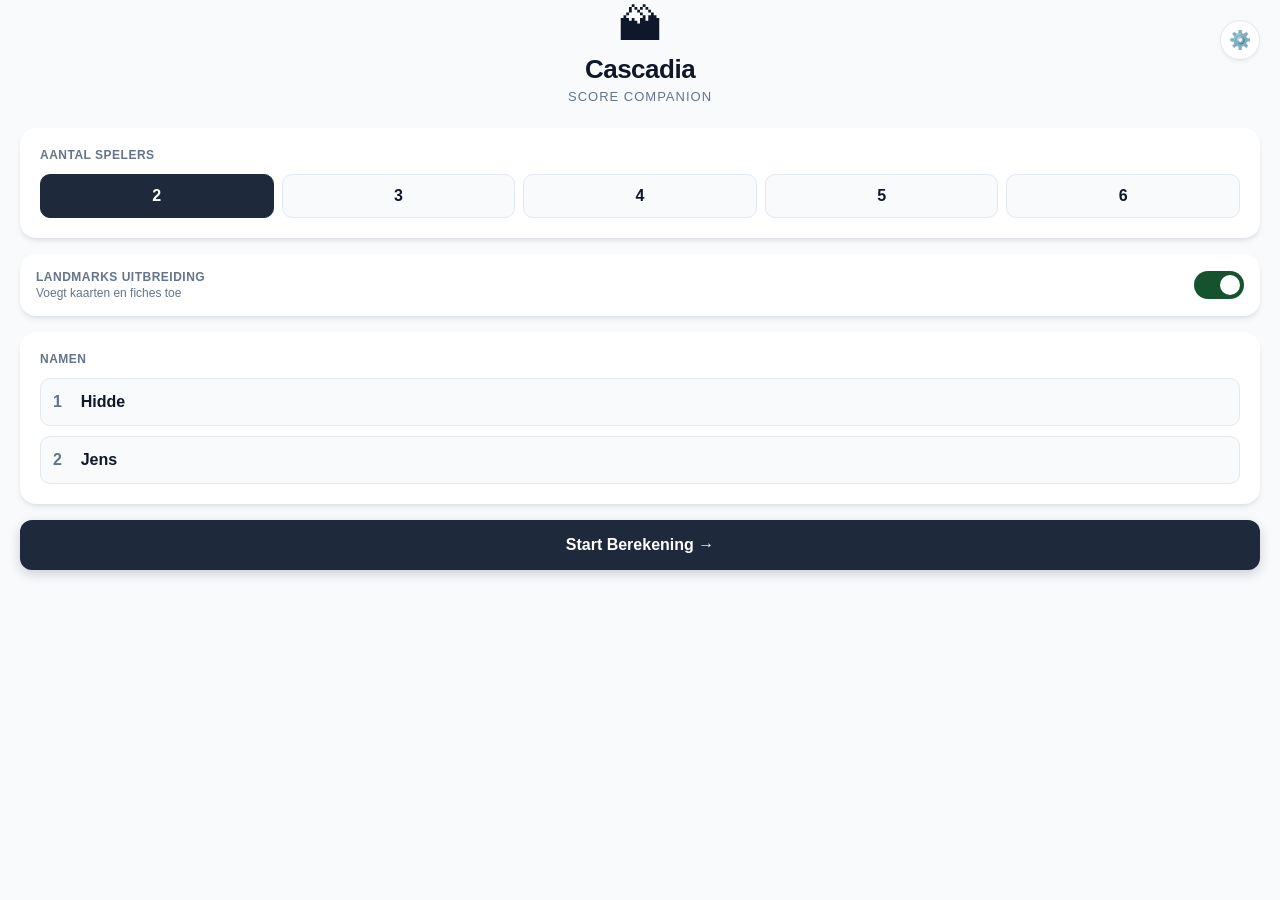
<file: index.html>
<!DOCTYPE html>
<html lang="nl">
<head>
    <meta charset="UTF-8">
    <meta name="viewport" content="width=device-width, initial-scale=1.0, maximum-scale=1.0, user-scalable=no, viewport-fit=cover">
    <title>Cascadia Score Companion</title>
    <meta name="theme-color" content="#f8fafc">
    <meta name="color-scheme" content="light dark">
    <meta name="apple-mobile-web-app-capable" content="yes">
    <meta name="apple-mobile-web-app-status-bar-style" content="default">
    <meta name="apple-mobile-web-app-title" content="Cascadia">
    
    <link rel="apple-touch-icon" href="icons/apple-touch-icon.png">
    <link rel="icon" href="icons/icon-192.png">
    
    <link rel="manifest" href="manifest.json">
    
    <link rel="stylesheet" href="styles.css">
</head>
<body>

    <div id="app"></div>

    <script src="app.js"></script>

    <script>
      if ('serviceWorker' in navigator) {
        window.addEventListener('load', () => {
          navigator.serviceWorker.register('./sw.js')
            .catch((err) => console.log('Service Worker registratie mislukt:', err));
        });
      }
    </script>
</body>
</html>
</file>
<file: styles.css>
:root {
  color-scheme: light;
  --bg-main: #f8fafc;
  --card-bg: #ffffff;
  --surface-elevated: #ffffff;
  --surface-muted: #f8fafc;
  --surface-strong: #e2e8f0;
  --text-main: #0f172a;
  --text-muted: #64748b;
  --border-color: #e2e8f0;
  --primary: #1e293b;
  --primary-hover: #0f172a;
  --category-color: #1e293b;
  --shadow: rgba(15, 23, 42, 0.08);
  --overlay-bg: rgba(15, 23, 42, 0.6);
  --banner-bg: #f0f9ff;
  --banner-border: #bae6fd;
  --banner-text: #0369a1;
  --highlight-bg: #fffbeb;
  --highlight-text: #b45309;
}

:root[data-theme="dark"] {
  color-scheme: dark;
  --bg-main: #020617;
  --card-bg: #111827;
  --surface-elevated: #111827;
  --surface-muted: #0f172a;
  --surface-strong: #334155;
  --text-main: #f8fafc;
  --text-muted: #cbd5e1;
  --border-color: #334155;
  --primary: #60a5fa;
  --primary-hover: #3b82f6;
  --category-color: #60a5fa;
  --shadow: rgba(2, 6, 23, 0.45);
  --overlay-bg: rgba(2, 6, 23, 0.78);
  --banner-bg: #082f49;
  --banner-border: #0369a1;
  --banner-text: #bae6fd;
  --highlight-bg: #3f2d00;
  --highlight-text: #fde68a;
}

@media (prefers-color-scheme: dark) {
  :root:not([data-theme="light"]) {
    color-scheme: dark;
    --bg-main: #020617;
    --card-bg: #111827;
    --surface-elevated: #111827;
    --surface-muted: #0f172a;
    --surface-strong: #334155;
    --text-main: #f8fafc;
    --text-muted: #cbd5e1;
    --border-color: #334155;
    --primary: #60a5fa;
    --primary-hover: #3b82f6;
    --category-color: #60a5fa;
    --shadow: rgba(2, 6, 23, 0.45);
    --overlay-bg: rgba(2, 6, 23, 0.78);
    --banner-bg: #082f49;
    --banner-border: #0369a1;
    --banner-text: #bae6fd;
    --highlight-bg: #3f2d00;
    --highlight-text: #fde68a;
  }
}

* {
  box-sizing: border-box;
  -webkit-tap-highlight-color: transparent;
}

html, body {
  margin: 0;
  padding: 0;
  width: 100%;
  height: 100%;
  overflow-x: hidden; /* Voorkomt dat je zijwaarts kunt scrollen */
  overflow-y: auto; /* Laat de pagina weer scrollen wanneer de inhoud hoger is */
  -webkit-overflow-scrolling: touch;
}

body {
  min-height: 100%;
  font-family: -apple-system, BlinkMacSystemFont, "Segoe UI", Roboto, sans-serif;
  background: var(--bg-main);
  color: var(--text-main);
  transition: background-color 0.2s ease, color 0.2s ease;
  /* De 90px padding-bottom is verplaatst naar .core-container voor een betere layout */
}

/* --- APP FEEL: VERBERG SCROLLBALKEN --- */
* {
  scrollbar-width: none; /* Firefox */
  -ms-overflow-style: none; /* IE/Edge */
}
*::-webkit-scrollbar {
  display: none; /* Chrome, Safari, iOS */
}

/* --- GAME SCREEN SLIDER --- */
.slider-viewport {
  width: 100%;
  overflow: hidden; /* Verbergt de andere schermen buiten beeld */
  touch-action: pan-y; /* Voorkomt per ongeluk refreshen/swipen op paginaniveau in Chrome */
  position: relative;
  margin-bottom: 20px;
}

.slider-track {
  display: flex;
  width: 100%;
  will-change: transform; /* Hint voor de telefoon voor extra vloeiende animaties */
  /* De transitie wordt via JavaScript bestuurd tijdens het swipen */
}

.slider-slide {
  flex: 0 0 100%; /* Elke slide is precies 100% breed */
  width: 100%;
}

.core-container {
  width: 100%;
  box-sizing: border-box;
  padding: 20px; /* Dit fikst je linker- en rechtermarges */
  
  /* Houdt rekening met de iPhone notch (boven) en thuisbalk/footer (onder) */
  padding-top: calc(20px + env(safe-area-inset-top));
  padding-bottom: calc(90px + env(safe-area-inset-bottom));
  
  min-height: 100vh;
  position: relative; /* Cruciaal: houdt de zwevende knop binnen de grenzen */
  overflow-x: hidden;
  overflow-y: visible;
}

/* Breedbeeld-overide voor het resultatenscherm als de tabel getoond wordt */
.core-container.wide {
  max-width: 800px;
  margin: 0 auto; /* Zorgt dat hij op desktop netjes in het midden staat */
}

/* --- HERO HEADER --- */
.hero-header {
  text-align: center;
  margin-bottom: 24px;
  margin-top: 0;
}
.hero-icon {
  font-size: 44px;
  display: block;
  margin-bottom: 4px;
}
h1 {
  font-size: 26px;
  margin: 0;
  font-weight: 800;
  letter-spacing: -0.5px;
}
.subtitle {
  color: var(--text-muted);
  margin: 4px 0 0 0;
  font-size: 13px;
  text-transform: uppercase;
  letter-spacing: 1px;
}

/* --- CARDS & GRIDS --- */
.card {
  background: var(--card-bg);
  padding: 20px;
  border-radius: 16px;
  box-shadow: 0 4px 6px -1px var(--shadow), 0 2px 4px -2px var(--shadow);
  margin-bottom: 16px;
}

.section-label {
  display: block;
  font-size: 12px;
  font-weight: 700;
  text-transform: uppercase;
  color: var(--text-muted);
  margin-bottom: 12px;
  letter-spacing: 0.5px;
}

.player-selector-grid {
  display: grid;
  grid-template-columns: repeat(5, 1fr);
  gap: 8px;
}

/* --- INPUTS & BUTTONS --- */
.inputs-stack {
  display: flex;
  flex-direction: column;
  gap: 10px;
}

.setup-screen .card {
  margin-bottom: 16px;
}

.input-group {
  display: flex;
  align-items: center;
  background: var(--bg-main);
  border-radius: 10px;
  padding: 4px 12px;
  border: 1px solid var(--border-color);
}
.input-number {
  font-weight: 700;
  color: var(--text-muted);
  margin-right: 12px;
  width: 16px;
}
.input-group input {
  width: 100%;
  border: none;
  background: transparent;
  padding: 10px 0;
  font-size: 16px;
  font-weight: 600;
  color: var(--text-main);
}
.input-group input:focus {
  outline: none;
}

button {
  font-family: inherit;
  cursor: pointer;
  user-select: none;
  transition: all 0.2s ease;
  touch-action: manipulation;
}

.btn-select {
  background: var(--bg-main);
  border: 1px solid var(--border-color);
  border-radius: 10px;
  padding: 12px 0;
  font-size: 16px;
  font-weight: 700;
  color: var(--text-main);
}
.btn-select.active {
  background: var(--primary);
  color: white;
  border-color: var(--primary);
}

.btn-primary {
  width: 100%;
  background: var(--primary);
  color: white;
  border: none;
  padding: 16px;
  border-radius: 12px;
  font-size: 16px;
  font-weight: 700;
  box-shadow: 0 4px 12px rgba(30, 41, 59, 0.2);
  margin-bottom: 10px;
}
.btn-primary:active {
  transform: scale(0.98);
}

.btn-secondary {
  width: 100%;
  background: transparent;
  color: var(--text-main);
  border: 1px solid var(--border-color);
  padding: 14px;
  border-radius: 12px;
  font-size: 15px;
  font-weight: 600;
  background: var(--surface-elevated);
}

/* --- GAME SCREEN --- */
.step-header {
  display: flex;
  align-items: center;
  justify-content: space-between;
  margin-bottom: 20px;
  background: var(--surface-elevated);
  padding: 12px;
  border-radius: 14px;
  box-shadow: 0 2px 4px rgba(0,0,0,0.02);
}
.step-title {
  text-align: center;
  display: flex;
  flex-direction: column;
  align-items: center;
}
.step-title h2 {
  margin: 4px 0 2px 0;
  font-size: 18px;
  font-weight: 800;
}
.cat-badge {
  font-size: 24px;
}
.step-counter {
  font-size: 11px;
  font-weight: 700;
  color: var(--text-muted);
  background: var(--bg-main);
  padding: 2px 8px;
  border-radius: 20px;
}
.btn-back, .btn-next-step {
  background: var(--surface-elevated);
  border: 1px solid var(--border-color);
  color: var(--text-main);
  width: 44px;
  height: 44px;
  border-radius: 50%;
  font-size: 16px;
  display: flex;
  align-items: center;
  justify-content: center;
  box-shadow: 0 1px 3px rgba(15, 23, 42, 0.08);
  font-weight: 800;
}
.btn-back:disabled {
  opacity: 0.3;
}
.btn-next-step {
  background: var(--category-color);
  color: white;
  border: none;
}

/* --- STEPPER CONTROL --- */
.scoring-list {
  display: flex;
  flex-direction: column;
  gap: 10px;
}
.player-score-card {
  display: flex;
  align-items: center;
  justify-content: space-between;
  background: var(--card-bg);
  padding: 12px 16px;
  border-radius: 14px;
  box-shadow: 0 2px 4px rgba(0,0,0,0.02);
  border-left: 4px solid var(--category-color);
}
.player-name {
  font-weight: 700;
  font-size: 16px;
}

.stepper-control {
  display: flex;
  align-items: center;
  background: var(--bg-main);
  border-radius: 24px;
  padding: 4px;
  border: 1px solid var(--border-color);
}
.btn-step {
  background: var(--surface-elevated);
  border: 1px solid var(--border-color);
  width: 36px;
  height: 36px;
  border-radius: 50%;
  font-size: 18px;
  font-weight: 700;
  display: flex;
  align-items: center;
  justify-content: center;
  box-shadow: 0 2px 4px rgba(0,0,0,0.05);
}
.btn-step:active {
  transform: scale(0.9);
}
.score-display-wrapper {
  min-width: 60px;
  text-align: center;
  cursor: pointer;
  display: flex;
  flex-direction: column;
  justify-content: center;
  align-items: center;
  padding: 0 4px;
}
.score-value {
  font-size: 20px;
  font-weight: 800;
  color: var(--text-main);
}
.tap-hint {
  font-size: 9px;
  font-weight: 700;
  color: var(--category-color);
  opacity: 0.7;
  margin-top: -2px;
}

/* --- FOOTER SCOREBOARD CLEAN FIX --- */
.game-footer {
  position: fixed;
  left: 0;
  right: 0;
  bottom: 0;
  background: var(--bg-main);
  padding: 8px 16px calc(8px + env(safe-area-inset-bottom)) 16px;
  border-top: 1px solid var(--border-color);
  box-shadow: none;
  z-index: 1000;
  display: flex;
  justify-content: center;
  min-height: calc(40px + env(safe-area-inset-bottom));
}

.mini-scoreboard {
  display: flex;
  gap: 6px;
  overflow-x: auto;
  max-width: 500px;
  width: 100%;
  padding-bottom: 1px;
  scrollbar-width: none; /* Firefox */
}

.mini-scoreboard::-webkit-scrollbar {
  display: none; /* Chrome/Safari */
}

.mini-badge {
  background: var(--card-bg);
  border: 1px solid var(--border-color);
  padding: 4px 10px;
  border-radius: 12px;
  color: var(--text-main);
  font-size: 11px;
  font-weight: 700;
  display: flex;
  align-items: center;
  gap: 6px;
  white-space: nowrap;
  box-shadow: 0 1px 2px var(--shadow);
}

.mini-badge-score {
  color: var(--primary);
  margin-left: 2px;
}

/* --- RESULT & LEADERBOARD --- */
.leaderboard {
  padding: 8px 0;
}
.leaderboard-row {
  display: flex;
  justify-content: space-between;
  align-items: center;
  padding: 14px 20px;
  border-bottom: 1px solid var(--border-color);
}
.leaderboard-row:last-child {
  border-bottom: none;
}
.rank-and-name {
  display: flex;
  align-items: center;
  gap: 12px;
}
.rank-badge {
  background: var(--bg-main);
  width: 28px;
  height: 28px;
  border-radius: 50%;
  display: flex;
  align-items: center;
  justify-content: center;
  font-size: 13px;
  font-weight: 700;
  color: var(--text-muted);
}
.winner-row {
  background: #fef08a;
  border-radius: 12px;
}
.winner-row .rank-badge {
  background: #facc15;
  color: #713f12;
}
.winner-row .player-name {
  color: #713f12;
}
.final-score {
  font-weight: 800;
  font-size: 18px;
}
.animate-pop {
  animation: pop 0.4s cubic-bezier(0.175, 0.885, 0.32, 1.275);
}
@keyframes pop {
  0% { transform: scale(0.8); opacity: 0; }
  100% { transform: scale(1); opacity: 1; }
}
.action-buttons {
  display: flex;
  flex-direction: column;
  gap: 10px;
}

/* --- DETAILS TABLE MATRIX --- */
.table-wrapper {
  overflow-x: auto;
  margin-top: 16px;
  border-radius: 12px;
  border: 1px solid var(--border-color);
  background: var(--surface-elevated);
  -webkit-overflow-scrolling: touch;
}
.matrix-table {
  width: 100%;
  border-collapse: collapse;
  text-align: left;
  font-size: 14px;
}
.matrix-table th, .matrix-table td {
  padding: 10px 12px;
  border-bottom: 1px solid var(--border-color);
}
.matrix-table th {
  background: var(--bg-main);
  font-weight: 700;
}
.matrix-table tr:last-child td {
  border-bottom: none;
}
.matrix-table .row-total {
  background: #f1f5f9;
  font-weight: 800;
}
.matrix-table .row-total td {
  font-size: 15px;
}

/* --- MODAL DIALOG (RULES) --- */
.modal {
  display: none;
  position: fixed;
  top: 0; left: 0; right: 0; bottom: 0;
  background: var(--overlay-bg);
  backdrop-filter: blur(4px);
  z-index: 100;
  align-items: center;
  justify-content: center;
  padding: 16px;
}
.modal.open {
  display: flex;
}
.modal-content {
  background: var(--card-bg);
  border-radius: 20px;
  max-width: 450px;
  width: 100%;
  max-height: 80vh;
  overflow-y: auto;
  padding: 24px;
  box-shadow: 0 20px 25px -5px rgba(0,0,0,0.1);
}
.modal-header {
  display: flex;
  justify-content: space-between;
  align-items: center;
  margin-bottom: 16px;
  border-bottom: 1px solid var(--border-color);
  padding-bottom: 10px;
}
.modal-header h3 { margin: 0; font-size: 20px; font-weight: 800; }
.btn-close {
  background: var(--bg-main);
  border: none;
  width: 32px; height: 32px;
  border-radius: 50%;
  font-size: 16px;
  font-weight: 700;
}
.rules-body h4 {
  margin: 14px 0 6px 0;
  color: var(--primary);
  font-size: 14px;
  text-transform: uppercase;
  letter-spacing: 0.5px;
}
.rules-body p, .rules-body ul {
  margin: 0 0 10px 0;
  font-size: 14px;
  line-height: 1.5;
  color: var(--text-muted);
  padding-left: 20px;
}
.rules-body ul { padding-left: 20px; }
.rules-body li { margin-bottom: 4px; }

/* Zwevende tandwiel/info knop op het setup scherm */
.btn-info-floating {
  position: absolute;
  /* Zakt mee met de veilige zone bovenin */
  top: calc(20px + env(safe-area-inset-top)); 
  right: 20px;
  background: var(--surface-elevated);
  border: 1px solid var(--border-color);
  width: 40px;
  height: 40px;
  border-radius: 50%;
  font-size: 18px;
  display: flex;
  align-items: center;
  justify-content: center;
  box-shadow: 0 2px 4px rgba(0,0,0,0.05);
  z-index: 10;
  cursor: pointer;
}
.btn-info-floating:active {
  transform: scale(0.9);
  background: var(--bg-main);
}

.btn-reset-inline {
  background: var(--surface-elevated);
  border: 1px solid var(--border-color);
  color: var(--text-main);
  border-radius: 999px;
  padding: 8px 12px;
  font-size: 13px;
  font-weight: 700;
  display: inline-flex;
  align-items: center;
  justify-content: center;
  gap: 6px;
  transition: all 0.2s ease;
  touch-action: manipulation;
  box-shadow: 0 1px 2px rgba(0,0,0,0.04);
  align-self: center;
  width: fit-content;
}
.btn-reset-inline:active {
  transform: scale(0.96);
  background: var(--bg-main);
}

/* ==========================================================================
   NIEUW TOEGEVOEGDE KLASSEN VOOR DE INLINE-STYLING VERVANGING
   ========================================================================== */

/* Layout & Spacing Helpers */
.setup-screen {
  position: relative;
  padding-top: 0;
  display: flex;
  flex-direction: column;
  gap: 0;
  padding-bottom: calc(24px + env(safe-area-inset-bottom));
  overflow-y: auto;
  -webkit-overflow-scrolling: touch;
}
.header-spacer { width: 44px; }
.mt-24 { margin-top: 24px; }

/* Custom Setup Cards & Toggles */
.toggle-card { display: flex; align-items: center; justify-content: space-between; padding: 16px; }
.toggle-label-wrap { display: flex; flex-direction: column; }
.toggle-desc { font-size: 12px; color: var(--text-muted); }

/* Landmarks Switch */
.switch-container { position: relative; display: inline-block; width: 50px; height: 28px; }
.switch-container input { opacity: 0; width: 0; height: 0; }
.slider-toggle { 
  position: absolute; cursor: pointer; top: 0; left: 0; right: 0; bottom: 0; 
  background-color: #cbd5e1; transition: .4s; border-radius: 34px; 
}
.slider-toggle:before {
  position: absolute; content: ""; height: 20px; width: 20px; left: 4px; bottom: 4px;
  background-color: white; transition: .4s; border-radius: 50%;
}
input:checked + .slider-toggle { background-color: #14532d; }
input:checked + .slider-toggle:before { transform: translateX(22px); }

/* Dynamische Buttons */
.btn-dynamic { background: var(--category-color); box-shadow: none; margin-bottom: 0; }
.btn-dynamic-flex { flex: 1; width: 100%; }
.btn-full-reset { width: 100%; padding: 16px; border-radius: 12px; }
.game-action-row { margin-top: 24px; display: flex; gap: 10px; align-items: center; }
.btn-reset-header {
  padding: 7px 10px;
  font-size: 12px;
  border-radius: 999px;
  white-space: nowrap;
}

/* Winnaar & Leaderboard Kaarten */
.winner-card { background: linear-gradient(135deg, #fef08a 0%, #fefcbf 100%); border: 2px solid #eab308; padding: 20px; border-radius: 16px; display: flex; align-items: center; justify-content: space-between; margin-bottom: 16px; box-shadow: 0 4px 6px -1px rgba(234, 179, 8, 0.2); }
.winner-info { display: flex; align-items: center; gap: 16px; }
.winner-icon { font-size: 32px; }
.winner-name { margin: 0; font-size: 20px; font-weight: 700; color: #854d0e; }
.winner-subtitle { margin: 2px 0 0 0; font-size: 12px; color: #a16207; }
.winner-score { font-size: 24px; font-weight: 800; color: #854d0e; }
.winner-score span { font-size: 14px; font-weight: 500; }

.leaderboard-card { background: var(--surface-elevated); border: 1px solid var(--border-color); padding: 14px 16px; border-radius: 12px; display: flex; align-items: center; justify-content: space-between; margin-bottom: 10px; }
.leaderboard-info { display: flex; align-items: center; gap: 12px; }
.leaderboard-name { margin: 0; font-size: 16px; font-weight: 600; }
.leaderboard-score { font-size: 18px; font-weight: 700; color: var(--text-main); }
.leaderboard-score span { font-size: 12px; font-weight: 400; color: var(--text-muted); }

/* Resultaten Tabel */
.result-details-card { margin-top: 24px; padding: 16px; background: var(--surface-elevated); border-radius: 16px; border: 1px solid var(--border-color); }
.result-details-card .section-label { font-weight: 700; font-size: 13px; text-transform: uppercase; letter-spacing: 0.05em; color: var(--text-muted); margin-bottom: 12px; }

.result-table { width: 100%; border-collapse: collapse; font-size: 14px; text-align: left; }
.result-table th { padding: 8px 4px; font-weight: 600; color: var(--text-muted); border-bottom: 2px solid var(--border-color); }
.result-table td { padding: 8px 4px; }
.result-table th.text-right, .result-table td.text-right { text-align: right; }
.result-table td.text-right { font-weight: 500; }

.result-table tr.row-item { border-bottom: 1px solid var(--border-color); }
.result-table .td-icon-wrap { display: flex; align-items: center; gap: 6px; }

.result-table tr.row-group-header {
  background: var(--bg-main);
  font-weight: 700;
  color: var(--text-muted);
  text-transform: uppercase;
  letter-spacing: 0.04em;
  font-size: 11px;
}
.result-table tr.row-group-header td {
  padding: 10px 4px;
  border-top: 1px solid var(--border-color);
  border-bottom: 1px solid var(--border-color);
}
.result-table tr.row-bonus { border-bottom: 1px solid var(--border-color); background: var(--highlight-bg); }
.result-table tr.row-bonus td { font-weight: 600; color: var(--highlight-text); }

.result-table tr.row-total { font-weight: bold; background: var(--bg-main); border-top: 2px solid var(--border-color); }
.result-table tr.row-total td { padding: 12px 4px; }
.result-table tr.row-total td.total-score { color: var(--category-color); font-size: 15px; }

/* Spelregels Scherm */
.rules-scroll-area { display: flex; flex-direction: column; gap: 16px; }
.rules-list { margin: 8px 0; padding-left: 20px; line-height: 1.5; }
.rules-list li { margin-bottom: 6px; }
.rules-text { margin: 6px 0 12px 0; line-height: 1.4; font-size: 14px; }
.rules-text.mt-12 { margin-top: 12px; }
.rules-footer { margin-top: 20px; }

/* Installatie Banner */
.install-banner {
    background: var(--banner-bg);
    border: 1px solid var(--banner-border);
    border-radius: 12px;
    padding: 16px;
    margin-bottom: 20px;
    display: none; /* Standaard verborgen */
}
.install-banner p { margin: 0 0 10px 0; font-size: 14px; color: var(--banner-text); }
.btn-install { 
    background: #0284c7; color: white; border: none; padding: 10px 16px; 
    border-radius: 8px; font-weight: 600; cursor: pointer; width: 100%;
}

/* PWA Banner Styling */
.pwa-banner {
    display: flex;
    flex-direction: column;
    gap: 8px;
    border: 1px solid var(--banner-border);
    background: var(--banner-bg);
    border-radius: 12px;
    padding: 12px 14px;
    margin: 4px 0 16px 0;
    box-shadow: 0 2px 8px rgba(2, 132, 199, 0.08);
    position: relative;
    z-index: 1;
}
.pwa-banner-overlay {
    margin: 0 0 16px 0;
    position: absolute;
    top: calc(12px + env(safe-area-inset-top));
    left: 20px;
    right: 20px;
    z-index: 40;
}
.pwa-banner-main {
    display: flex;
    align-items: flex-start;
    gap: 12px;
}
.pwa-banner-close {
    position: absolute;
    top: 8px;
    right: 8px;
    border: none;
    background: transparent;
    color: var(--banner-text);
    font-size: 0.95rem;
    font-weight: 700;
    cursor: pointer;
    padding: 0;
    line-height: 1;
}
.pwa-icon { font-size: 1.4rem; line-height: 1; margin-top: 2px; }
.pwa-text h3 { margin: 0 0 4px 0; font-size: 0.95rem; color: var(--banner-text); line-height: 1.3; }
.pwa-text p { margin: 0 0 8px 0; font-size: 0.82rem; color: var(--text-muted); line-height: 1.4; }
.ios-instruction {
    font-size: 0.8rem;
    background: var(--surface-elevated);
    padding: 8px 10px;
    border-radius: 8px;
    border: 1px solid var(--banner-border);
    color: var(--banner-text);
    margin-top: 4px;
}
.pwa-banner .btn-install {
    width: auto;
    padding: 8px 12px;
    font-size: 0.85rem;
    margin-top: 2px;
}
</file>
